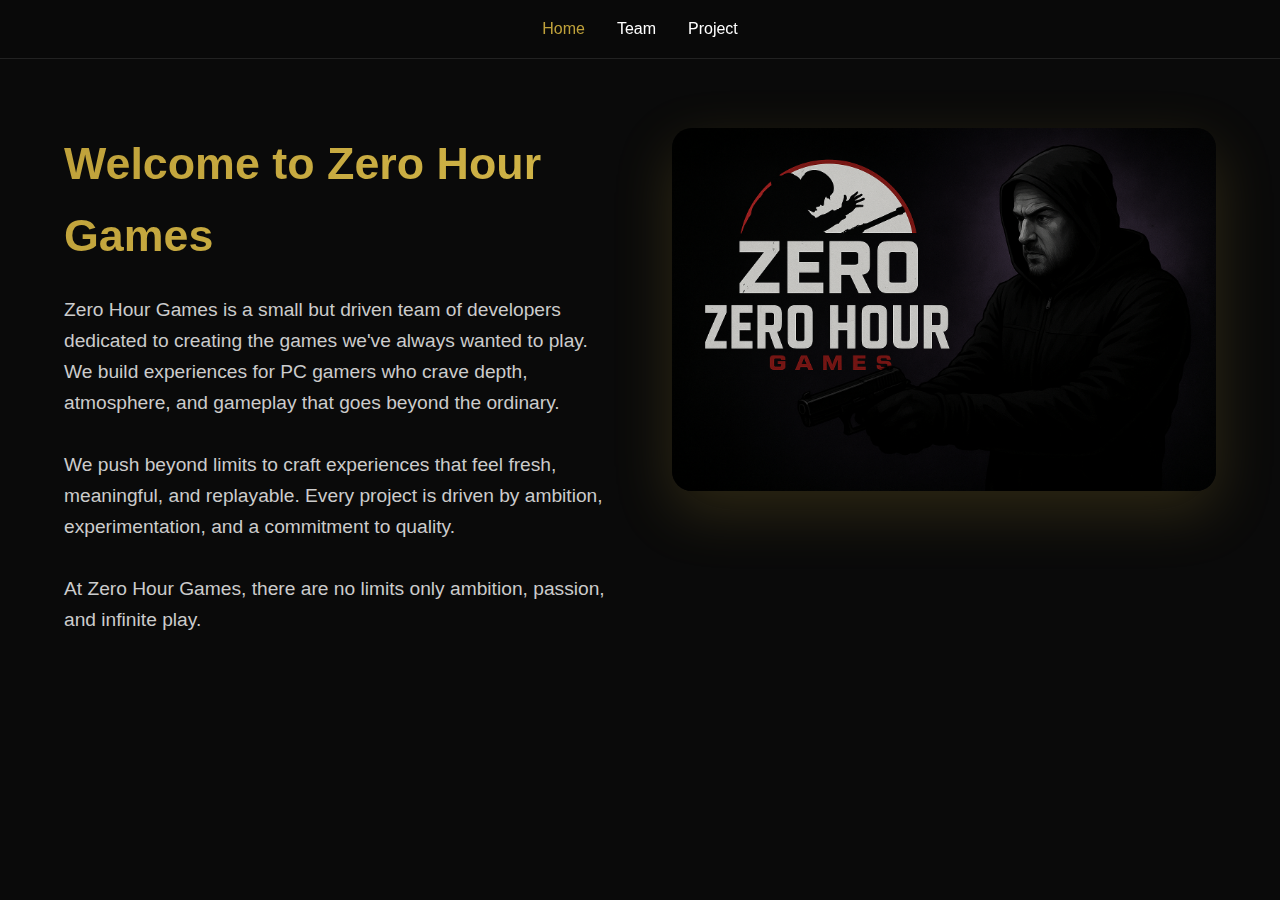
<file: index.html>
<!DOCTYPE html>
<html lang="en">
<head>
    <meta charset="UTF-8">
    <meta name="viewport" content="width=device-width, initial-scale=1.0">
    <link rel="stylesheet" href="style/index.css">
    <link rel="icon" href="images/Logo.ico" type="image/x-icon">
    <title>Zero Hour Games</title>
</head>
<body>
    <nav class="navbar">
        <div class="navbar-links">
            <a href="#home" class="nav-link active" data-section="home">Home</a>
            <a href="#team" class="nav-link" data-section="team">Team</a>
            <a href="#project" class="nav-link" data-section="project">Project</a>
        </div>
    </nav>

    <!-- Home Section -->
    <section id="home" class="active">
        <div class="hero">
            <div class="hero-content">
                <h1>Welcome to Zero Hour Games</h1>
                <p>Zero Hour Games is a small but driven team of developers dedicated to creating the games we've always wanted to play. We build experiences for PC gamers who crave depth, atmosphere, and gameplay that goes beyond the ordinary.</p>
                <p>We push beyond limits to craft experiences that feel fresh, meaningful, and replayable. Every project is driven by ambition, experimentation, and a commitment to quality.</p>
                <p>At Zero Hour Games, there are no limits only ambition, passion, and infinite play.</p>
            </div>
            <div class="hero-image">
                <img src="images/Img1.png" alt="Game Art">
            </div>
        </div>
    </section>

    <!-- Team Section -->
    <section id="team">
        <main class="team-container">
            <div class="team-header">
                <h1>The Zero Hour Team</h1>
                <p class="subtitle">Visionaries crafting your next favorite game</p>
            </div>

            <div class="team-grid">
                <div class="team-card">
                    <div class="team-image">
                        <img src="images/Pfp/TheBro4Rnold.webp" alt="Creative Director">
                    </div>
                    <div class="team-card-content">
                        <h2>Arni</h2>
                        <h3>Founder | Lead Modeller</h3>
                        <p>Modelling objects, items, tools</p>
                    </div>
                </div>

                <div class="team-card">
                    <div class="team-image">
                        <img src="images/Pfp/The boondocks.jpg" alt="Founder">
                    </div>
                    <div class="team-card-content">
                        <h2>Cynt X</h2>
                        <h3>Co Founder | Lead Designer</h3>
                        <p>Designing the UI elements</p>
                    </div>
                </div>
            </div>
        </main>
    </section>

    <!-- Project Section -->
    <section id="project">
        <main class="project-container">
            <div class="project-header">
                <div class="title-wrapper">
                    <h1>Project Z-Day</h1>
                </div>
                <div class="hero-image">
                    <img src="images/Img1.png" alt="Game Hero Image">
                </div>
            </div>

            <div class="project-details">
                <div class="game-pitch">
                </div>
            </div>
            
            <div class="call-to-action">
                <p>Coming soon.</p>
            </div>
        </main>
    </section>

    <script src="scripts/index.js"></script>
</body>
</html>
</file>
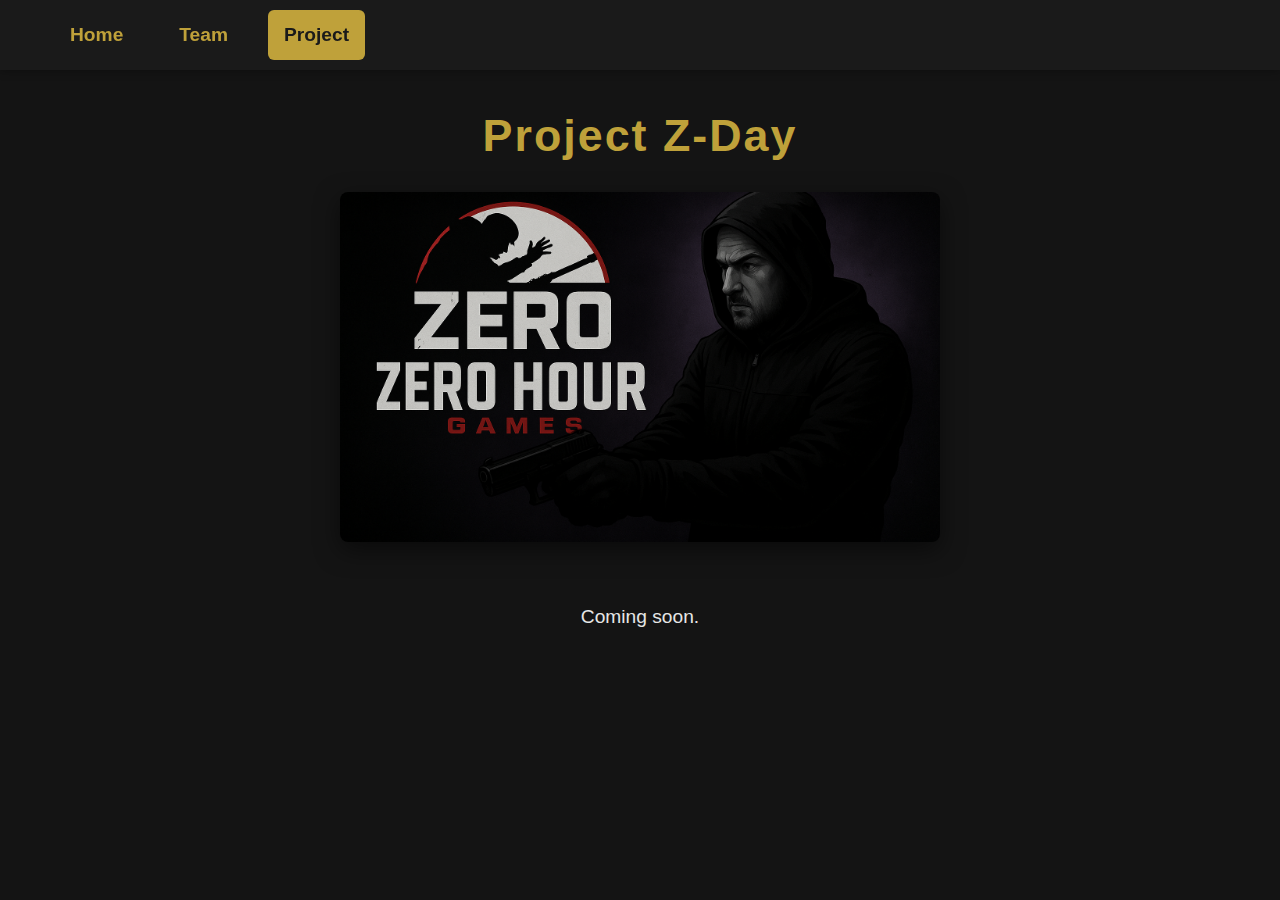
<file: project.html>
<!DOCTYPE html>
<html lang="en">
<head>
    <meta charset="UTF-8">
    <meta name="viewport" content="width=device-width, initial-scale=1.0">
    <link rel="stylesheet" href="/style/project.css">
    <link rel="icon" href="images/Logo.ico" type="image/x-icon">
    <title>Zero Hour Games | Project</title>
</head>
<body>
    <nav class="navbar">
        <div class="navbar-links">
            <a href="index.html">Home</a>
            <a href="team.html">Team</a>
            <a href="project.html" class="active">Project</a>
        </div>
    </nav>

    <main class="project-container">
        <section class="project-header">
            <div class="title-wrapper">
                <h1>Project Z-Day</h1>
            </div>
            <div class="hero-image">
                <img src="/images/Img1.png" alt="Game Hero Image">
            </div>
        </section>

        <section class="project-details">
            <div class="game-pitch">
            </div>
        <section class="call-to-action">
            <p>Coming soon.</p>
        </section>
    </main>
</body>
</html>
</file>
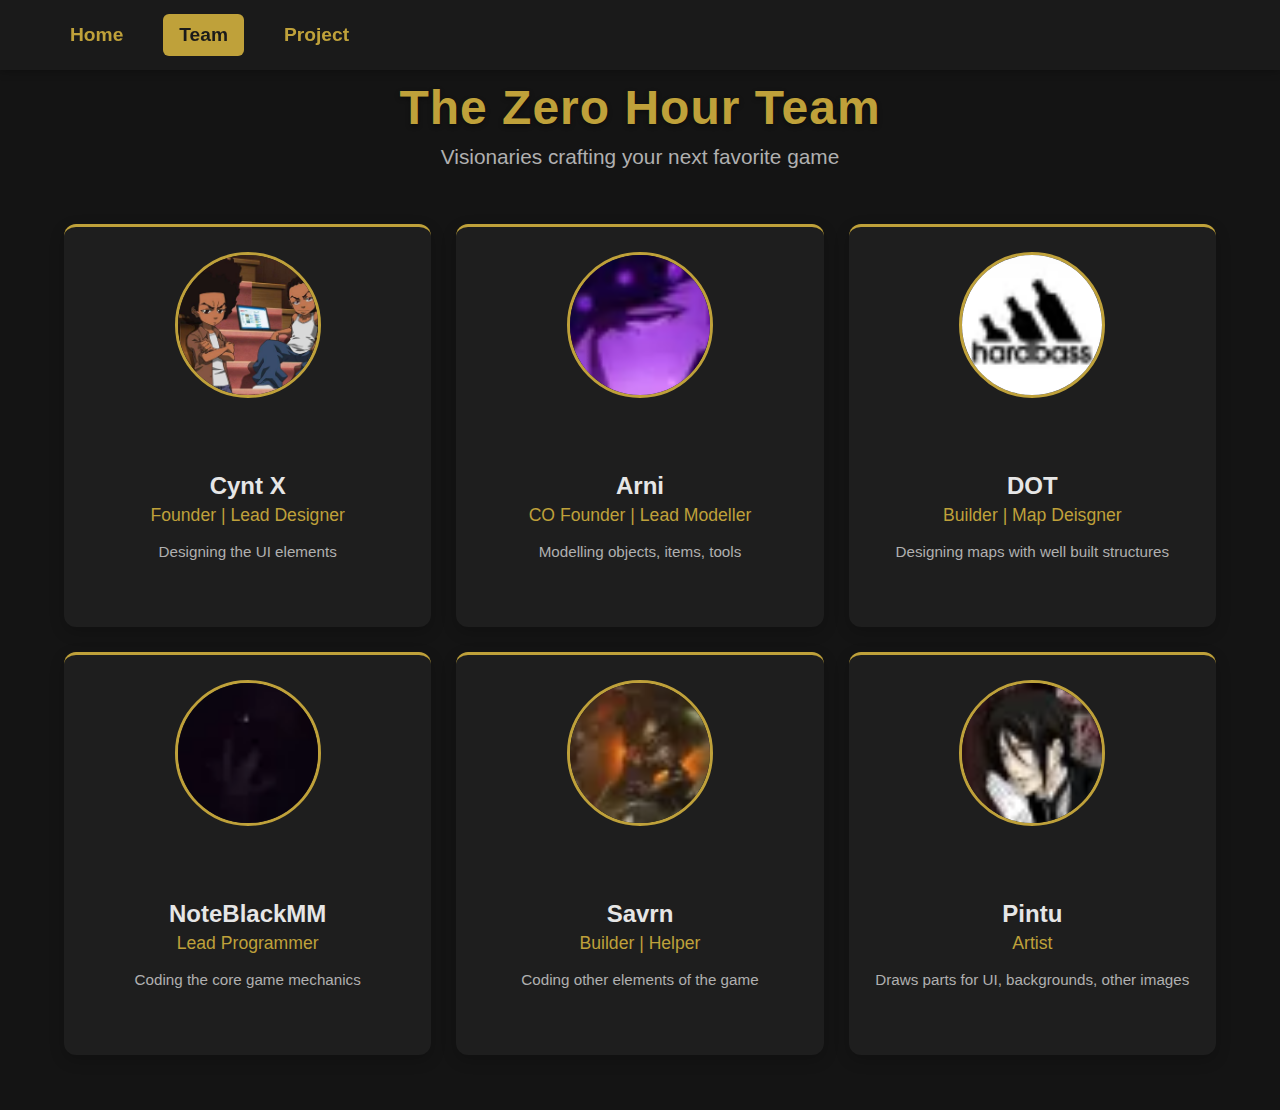
<file: team.html>
<!DOCTYPE html>
<html lang="en">
<head>
    <meta charset="UTF-8">
    <meta name="viewport" content="width=device-width, initial-scale=1.0">
    <link rel="stylesheet" href="/style/team.css">
    <link rel="icon" href="images/Logo.ico" type="image/x-icon">
    <title>Zero Hour Games | Team</title>
</head>
<body>
    <nav class="navbar">
        <div class="navbar-links">
            <a href="index.html">Home</a>
            <a href="team.html" class="active">Team</a>
            <a href="project.html">Project</a>
        </div>
    </nav>

    <main class="team-container">
        <section class="team-header">
            <h1>The Zero Hour Team</h1>
            <p class="subtitle">Visionaries crafting your next favorite game</p>
        </section>

        <div class="team-grid">
            <!-- Team Member 1 -->
            <div class="team-card">
                <div class="team-image">
                    <img src="/images/Pfp/The boondocks.jpg" alt="Founder">
                </div>
                <div class="team-card-content">
                    <h2>Cynt X</h2>
                    <h3>Founder | Lead Designer</h3>
                    <p>Designing the UI elements</p>
                </div>
            </div>

            <!-- Team Member 2 -->
            <div class="team-card">
                <div class="team-image">
                    <img src="/images/Pfp/TheBro4Rnold.webp" alt="Creative Director">
                </div>
                <div class="team-card-content">
                    <h2>Arni</h2>
                    <h3>CO Founder | Lead Modeller</h3>
                    <p>Modelling objects, items, tools</p>
                </div>
            </div>

            <!-- Team Member 3 -->
            <div class="team-card">
                <div class="team-image">
                    <img src="/images/Pfp/DOT.webp" alt="Game Designer">
                </div>
                <div class="team-card-content">
                    <h2>DOT</h2>
                    <h3>Builder | Map Deisgner</h3>
                    <p>Designing maps with well built structures</p>
                </div>
            </div>

            <!-- Team Member 4 -->
            <div class="team-card">
                <div class="team-image">
                    <img src="/images/Pfp/NoteBlackM.webp" alt="Art Director">
                </div>
                <div class="team-card-content">
                    <h2>NoteBlackMM</h2>
                    <h3>Lead Programmer</h3>
                    <p>Coding the core game mechanics</p>
                </div>
            </div>

            <!-- Team Member 5 -->
            <div class="team-card">
                <div class="team-image">
                    <img src="/images/Pfp/Sarvn.webp" alt="Sound Designer">
                </div>
                <div class="team-card-content">
                    <h2>Savrn</h2>
                    <h3>Builder | Helper</h3>
                    <p>Coding other elements of the game</p>
                </div>
            </div>

            <!-- Team Member 6 -->
            <div class="team-card">
                <div class="team-image">
                    <img src="/images/Pfp/Alex.webp" alt="Narrative Designer">
                </div>
                <div class="team-card-content">
                    <h2>Pintu</h2>
                    <h3>Artist</h3>
                    <p>Draws parts for UI, backgrounds, other images</p>
                </div>
            </div>
        </div>
    </main>
</body>
</html>
</file>
<file: style/index.css>
* {
    margin: 0;
    padding: 0;
    box-sizing: border-box;
}

html {
    overflow-y: scroll;
    scrollbar-width: none; /* Firefox */
    -ms-overflow-style: none; /* IE and Edge */
}

html::-webkit-scrollbar {
    display: none; /* Chrome, Safari, Opera */
}

body {
    font-family: 'Segoe UI', Tahoma, Geneva, Verdana, sans-serif;
    background: #0a0a0a;
    color: #ffffff;
    line-height: 1.6;
}

/* Navbar */
.navbar {
    position: fixed;
    top: 0;
    width: 100%;
    background: rgba(10, 10, 10, 0.95);
    backdrop-filter: blur(10px);
    padding: 1rem 2rem;
    z-index: 1000;
    border-bottom: 1px solid rgba(255, 255, 255, 0.1);
}

.navbar-links {
    display: flex;
    justify-content: center;
    gap: 2rem;
}

.navbar-links a {
    color: #ffffff;
    text-decoration: none;
    font-weight: 500;
    transition: color 0.3s;
    cursor: pointer;
}

.navbar-links a:hover,
.navbar-links a.active {
    color: #bfa13a;
}

/* Hero Section */
.hero {
    min-height: 100vh;
    display: flex;
    align-items: flex-start;
    justify-content: space-between;
    padding: 8rem 4rem 4rem;
    gap: 4rem;
}

.hero-content {
    flex: 1;
    max-width: 700px;
}

.hero-content h1 {
    font-size: 2.8rem;
    margin-bottom: 1.5rem;
    background: linear-gradient(135deg, #bfa13a, #d4b84a);
    -webkit-background-clip: text;
    -webkit-text-fill-color: transparent;
    background-clip: text;
}

.hero-content p {
    font-size: 1.2rem;
    margin-bottom: 2rem;
    color: #cccccc;
}

.cta-button {
    display: inline-block;
    padding: 1rem 2.5rem;
    background: linear-gradient(135deg, #bfa13a, #d4b84a);
    color: #0a0a0a;
    text-decoration: none;
    border-radius: 50px;
    font-weight: 700;
    transition: transform 0.3s, box-shadow 0.3s;
    font-size: 1.1rem;
}

.cta-button:hover {
    transform: translateY(-2px);
    box-shadow: 0 10px 30px rgba(191, 161, 58, 0.3);
}

.hero-image {
    flex: 1;
    display: flex;
    justify-content: center;
    align-items: center;
}

.hero-image img {
    max-width: 100%;
    height: auto;
    border-radius: 20px;
    box-shadow: 0 20px 60px rgba(191, 161, 58, 0.2);
}

/* Team Section */
.team-container {
    min-height: 100vh;
    padding: 5rem 4rem 2rem;
    display: flex;
    flex-direction: column;
    justify-content: flex-start;
}

.team-header {
    text-align: center;
    margin-bottom: 2rem;
}

.team-header h1 {
    font-size: 2.2rem;
    margin-bottom: 0.5rem;
    background: linear-gradient(135deg, #bfa13a, #d4b84a);
    -webkit-background-clip: text;
    -webkit-text-fill-color: transparent;
    background-clip: text;
}

.subtitle {
    font-size: 1rem;
    color: #cccccc;
}

.team-grid {
    display: flex;
    justify-content: flex-start;
    gap: 2rem;
    max-width: 1200px;
    margin: 0;
    flex-wrap: wrap;
    flex-direction: row;
}

.team-card {
    background: rgba(255, 255, 255, 0.05);
    border-radius: 20px;
    overflow: hidden;
    transition: transform 0.3s, box-shadow 0.3s;
    border: 1px solid rgba(255, 255, 255, 0.1);
    width: 320px;
}

.team-card:hover {
    transform: translateY(-10px);
    box-shadow: 0 20px 40px rgba(191, 161, 58, 0.3);
}

.team-image {
    width: 100%;
    height: 280px;
    overflow: hidden;
}

.team-image img {
    width: 100%;
    height: 100%;
    object-fit: cover;
}

.team-card-content {
    padding: 1.5rem;
}

.team-card-content h2 {
    font-size: 1.5rem;
    margin-bottom: 0.5rem;
    color: #bfa13a;
}

.team-card-content h3 {
    font-size: 1rem;
    margin-bottom: 0.8rem;
    color: #d4b84a;
    font-weight: 500;
}

.team-card-content p {
    color: #cccccc;
    font-size: 0.95rem;
    line-height: 1.5;
}

/* Project Section */
.project-container {
    min-height: 100vh;
    padding: 6rem 4rem 2rem;
    display: flex;
    flex-direction: column;
    justify-content: center;
}

.project-header {
    text-align: center;
    margin-bottom: 1.5rem;
}

.title-wrapper h1 {
    font-size: 2.5rem;
    margin-bottom: 1.5rem;
    background: linear-gradient(135deg, #bfa13a, #d4b84a);
    -webkit-background-clip: text;
    -webkit-text-fill-color: transparent;
    background-clip: text;
}

.project-header .hero-image {
    max-width: 500px;
    margin: 0 auto;
}

.project-details {
    max-width: 1200px;
    margin: 0 auto;
}

.call-to-action {
    text-align: center;
    padding: 1.5rem 2rem;
}

.call-to-action p {
    font-size: 1.8rem;
    color: #bfa13a;
}

/* Section visibility */
section {
    display: none;
}

section.active {
    display: block;
}

/* Responsive */
@media (max-width: 768px) {
    .hero {
        flex-direction: column;
        padding: 6rem 2rem 2rem;
    }

    .hero-content h1 {
        font-size: 2.5rem;
    }

    .team-container,
    .project-container {
        padding: 6rem 2rem 2rem;
    }

    .team-header h1,
    .title-wrapper h1 {
        font-size: 2rem;
    }

    .navbar-links {
        gap: 1rem;
    }

    .team-grid {
        flex-direction: column;
        align-items: center;
    }

    .team-card {
        width: 100%;
        max-width: 380px;
    }
}
</file>
<file: style/project.css>
:root {
    --gold: #bfa13a;
    --dark-bg: #141414;
    --text-light: #e6e6e6;
    --text-gray: #b0b0b0;
}

/* Base Styles */
body {
    margin: 0;
    padding: 0;
    font-family: 'Segoe UI', Arial, sans-serif;
    color: var(--text-light);
    background: var(--dark-bg);
    line-height: 1.6;
    padding-top: 70px;
}

.navbar {
    width: 100%;
    max-width: 100vw;
    height: 70px;
    background: #1a1a1a;
    display: flex;
    align-items: center;
    justify-content: space-between;
    position: fixed;
    top: 0;
    left: 0;
    z-index: 100;
    box-shadow: 0 2px 8px rgba(0,0,0,0.25);
    padding: 0 24px;
    box-sizing: border-box;
    overflow: hidden;
}

.navbar-links {
    display: flex;
    gap: 24px;
    flex-wrap: nowrap;
    overflow-x: auto;
    padding-right: 12px;
    margin-left: 30px;
}

.navbar-links a {
    color: #bfa13a;
    text-decoration: none;
    font-weight: bold;
    font-size: 1.2em;
    transition: color 0.2s, background 0.2s;
    padding: 10px 16px;
    border-radius: 6px;
    white-space: nowrap;
}

.navbar-links a:hover,
.navbar-links a.active {
    background: #bfa13a;
    color: #1a1a1a;
}

/* Project Page Content */
.project-container {
    max-width: 1100px;
    margin: 0 auto;
    padding: 30px 20px;
}

.project-header {
    display: flex;
    flex-direction: column;
    margin-bottom: 40px;
    align-items: center;
}

.title-wrapper {
    text-align: center;
    margin-bottom: 20px;
}

.title-wrapper h1 {
    font-size: 2.8rem;
    color: var(--gold);
    margin: 0;
    letter-spacing: 2px;
}

.hero-image {
    width: 100%;
    max-width: 600px;
    height: 350px;
    border-radius: 8px;
    overflow: hidden;
    box-shadow: 0 8px 25px rgba(0,0,0,0.5);
    display: flex;
    justify-content: center;
    align-items: center;
    margin: 0 auto;
}

.hero-image img {
    width: 100%;
    height: 100%;
    object-fit: cover;
    object-position: center;
}

.call-to-action {
    text-align: center;
    margin: 60px 0 30px;
    font-size: 1.2rem;
    color: var(--text-light);
}

/* Responsive - Project Specific */
@media (max-width: 768px) {
    .title-wrapper h1 {
        font-size: 2.2rem;
    }
    
    .hero-image {
        max-width: 100%;
    }
}

@media (max-width: 480px) {
    .title-wrapper h1 {
        font-size: 1.8rem;
    }
}

/* EXACT Responsive Navbar from team.css */
@media (max-width: 768px) {
    .navbar {
        height: 70px;
        padding: 0 12px;
    }
    
    .navbar-links {
        gap: 15px;
    }
    
    .navbar-links a {
        font-size: 1em;
        padding: 8px 12px;
    }
}

@media (max-width: 480px) {
    .navbar {
        height: 60px;
        padding: 0 8px;
    }
    
    .navbar-links {
        gap: 8px;
    }
    
    .navbar-links a {
        font-size: 0.9em;
        padding: 6px 10px;
    }
    
    body {
        padding-top: 60px;
    }
}
</file>
<file: style/team.css>
:root {
    --gold: #bfa13a;
    --dark-bg: #141414;
    --card-bg: #1e1e1e;
    --text-light: #e6e6e6;
    --text-gray: #b0b0b0;
}

body {
    margin: 0;
    padding: 0;
    font-family: 'Segoe UI', Arial, sans-serif;
    color: var(--text-light);
    background: var(--dark-bg);
    min-height: 100vh;
    display: flex;
    flex-direction: column;
}

.navbar {
    width: 100%;
    max-width: 100vw;
    height: 70px;
    background: #1a1a1a;
    display: flex;
    align-items: center;
    justify-content: space-between;
    position: fixed;
    top: 0;
    left: 0;
    z-index: 100;
    box-shadow: 0 2px 8px rgba(0,0,0,0.25);
    padding: 0 24px;
    box-sizing: border-box;
    overflow: hidden;
}

.navbar-links {
    display: flex;
    gap: 24px;
    flex-wrap: nowrap;
    overflow-x: auto;
    padding-right: 12px;
    margin-left: 30px;
}

.navbar-links a {
    color: #bfa13a;
    text-decoration: none;
    font-weight: bold;
    font-size: 1.2em;
    transition: color 0.2s, background 0.2s;
    padding: 10px 16px;
    border-radius: 6px;
    white-space: nowrap;
}

.navbar-links a:hover,
.navbar-links a.active {
    background: #bfa13a;
    color: #1a1a1a;
}

.team-container {
    flex: 1;
    padding: 80px 5% 40px;
    display: flex;
    flex-direction: column;
    align-items: center;
}

.team-header {
    text-align: center;
    margin-bottom: 40px;
    max-width: 800px;
}

.team-header h1 {
    font-size: 3rem;
    color: var(--gold);
    margin: 0 0 10px 0;
    letter-spacing: 1px;
    text-shadow: 0 2px 5px rgba(0,0,0,0.4);
}

.team-header .subtitle {
    font-size: 1.3rem;
    color: var(--text-gray);
    margin: 0;
    font-weight: 300;
}

.team-grid {
    display: grid;
    grid-template-columns: repeat(3, 1fr);
    gap: 25px;
    max-width: 1200px;
    width: 100%;
    padding: 15px;
    align-items: stretch;
}

.team-card {
    background: var(--card-bg);
    border-radius: 12px;
    padding: 25px;
    transition: all 0.4s ease;
    box-shadow: 0 5px 15px rgba(0,0,0,0.2);
    border-top: 3px solid var(--gold);
    display: flex;
    flex-direction: column;
    height: 350px;
}

.team-card-content {
    flex: 1;
    display: flex;
    flex-direction: column;
    align-items: center;
    justify-content: center;
}

.team-card:hover {
    transform: translateY(-8px);
    box-shadow: 0 12px 25px rgba(0,0,0,0.3);
}

.team-image {
    width: 140px;
    height: 140px;
    border-radius: 50%;
    margin: 0 auto 20px;
    position: relative;
    overflow: hidden;
    border: 3px solid var(--gold);
}

.team-image img {
    width: 100%;
    height: 100%;
    object-fit: cover;
    transition: transform 0.4s ease;
}

.team-card:hover .team-image img {
    transform: scale(1.05);
}

.team-card h2 {
    font-size: 1.5rem;
    margin: 15px 0 5px;
    color: var(--text-light);
    text-align: center;
}

.team-card h3 {
    font-size: 1.1rem;
    color: var(--gold);
    margin: 0 0 15px 0;
    font-weight: 500;
    text-align: center;
}

.team-card p {
    font-size: 0.95rem;
    color: var(--text-gray);
    margin: 0;
    line-height: 1.5;
    text-align: center;
}

@media (max-width: 1200px) {
    .team-grid {
        grid-template-columns: repeat(2, 1fr);
    }
}

@media (max-width: 768px) {
    .navbar {
        height: 70px;
    }
    
    .navbar-links {
        gap: 15px;
    }
    
    .team-container {
        padding: 70px 20px 30px;
    }
    
    .team-header h1 {
        font-size: 2.5rem;
    }
    
    .team-image {
        width: 120px;
        height: 120px;
    }
}

@media (max-width: 600px) {
    .team-grid {
        grid-template-columns: 1fr;
    }
    
    .team-header h1 {
        font-size: 2.2rem;
    }
    
    .team-card {
        padding: 20px;
        height: 320px;
    }
}

@media (max-width: 480px) {
    .navbar {
        height: 60px;
    }
    
    .team-header h1 {
        font-size: 2rem;
    }
    
    .team-image {
        width: 100px;
        height: 100px;
    }
}
</file>
